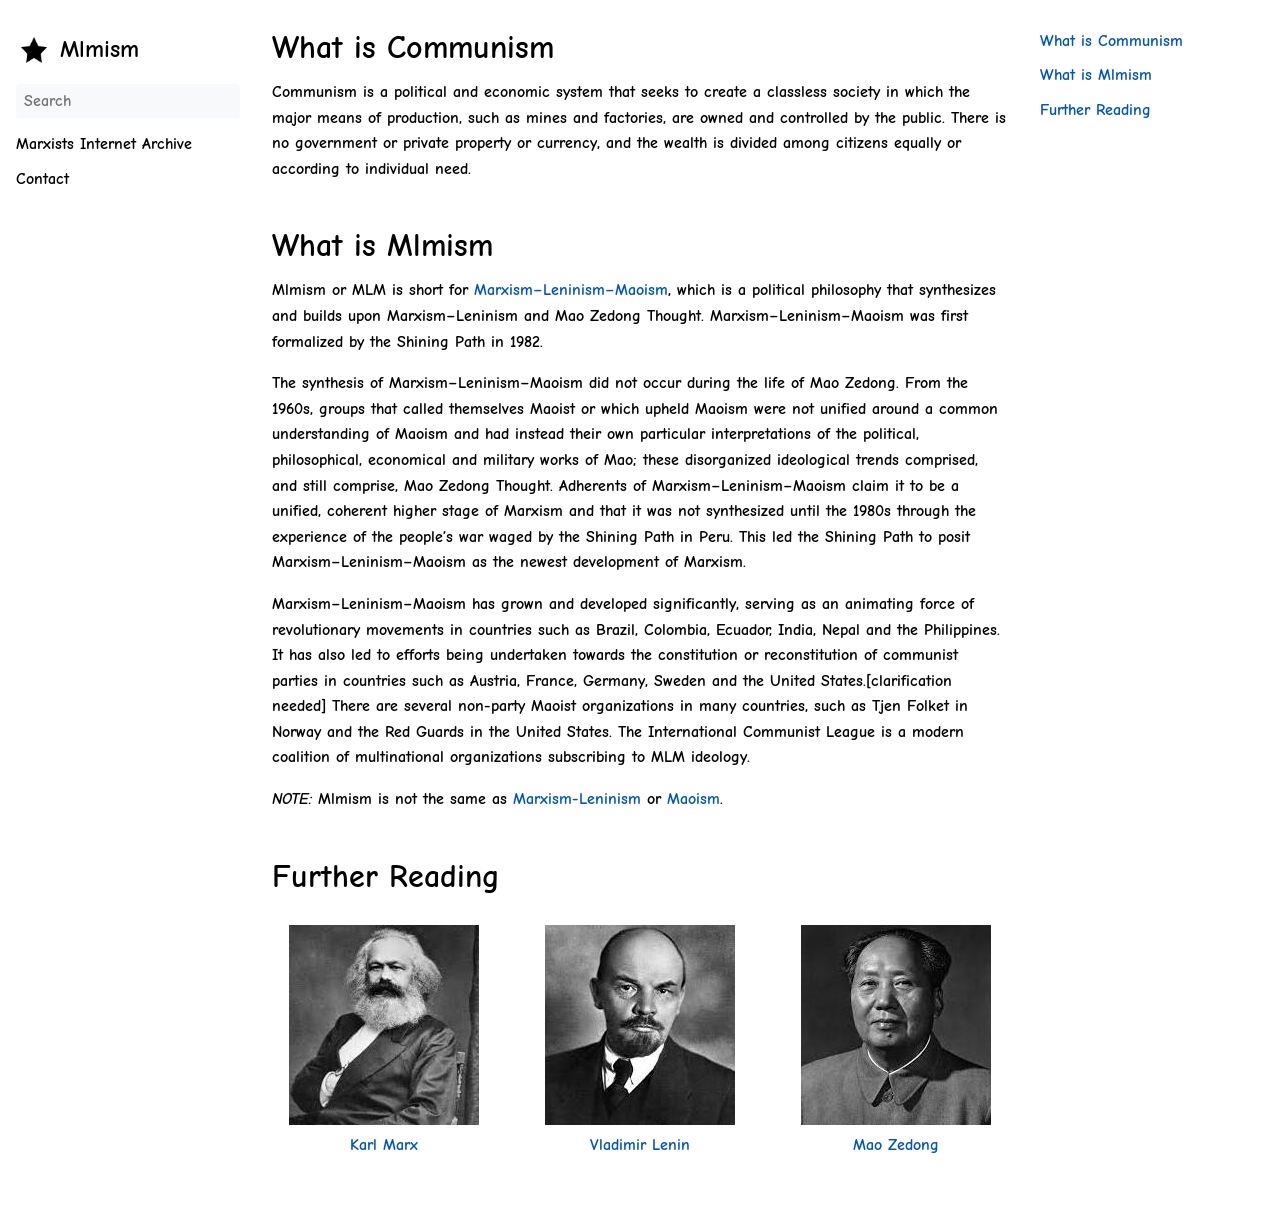
<file: index.html>
<!DOCTYPE html>
<html lang="en" dir="ltr">
<head>
	<meta name="generator" content="Hugo 0.135.0">
  <meta charset="UTF-8">
<meta name="viewport" content="width=device-width, initial-scale=1.0">
<meta name="description" content="
  What is Communism
  #

Communism is a political and economic system that seeks to create a classless society in which the major means of production,
such as mines and factories, are owned and controlled by the public. There is no government or private property or currency,
and the wealth is divided among citizens equally or according to individual need.

  What is Mlmism
  #

Mlmism or MLM is short for Marxism–Leninism–Maoism,
which is a political philosophy that synthesizes and builds upon Marxism–Leninism and Mao Zedong Thought.
Marxism–Leninism–Maoism was first formalized by the Shining Path in 1982.">
<meta name="theme-color" media="(prefers-color-scheme: light)" content="#ffffff">
<meta name="theme-color" media="(prefers-color-scheme: dark)" content="#343a40">
<meta name="color-scheme" content="light dark"><meta property="og:url" content="https://mlmism.com/">
  <meta property="og:site_name" content="Mlmism">
  <meta property="og:title" content="Men Make Their Own history">
  <meta property="og:description" content=" What is Communism # Communism is a political and economic system that seeks to create a classless society in which the major means of production, such as mines and factories, are owned and controlled by the public. There is no government or private property or currency, and the wealth is divided among citizens equally or according to individual need.
What is Mlmism # Mlmism or MLM is short for Marxism–Leninism–Maoism, which is a political philosophy that synthesizes and builds upon Marxism–Leninism and Mao Zedong Thought. Marxism–Leninism–Maoism was first formalized by the Shining Path in 1982.">
  <meta property="og:locale" content="en">
  <meta property="og:type" content="website">
<title>Men Make Their Own history | Mlmism</title>
<link rel="icon" href="/favicon.png" >
<link rel="manifest" href="/manifest.json">
<link rel="canonical" href="https://mlmism.com/">
<link rel="stylesheet" href="/book.min.78247a079715a032c7605a2d3bd6d435b08b012f43f33009d5d5d189aef3997a.css" integrity="sha256-eCR6B5cVoDLHYFotO9bUNbCLAS9D8zAJ1dXRia7zmXo=" crossorigin="anonymous">
  <script defer src="/fuse.min.js"></script>
  <script defer src="/en.search.min.2b6333591953211fc501497937cbcdc6fcf29ad8ccca8f8e9dfa3e18bbb5848a.js" integrity="sha256-K2MzWRlTIR/FAUl5N8vNxvzymtjMyo&#43;Onfo&#43;GLu1hIo=" crossorigin="anonymous"></script>
<link rel="alternate" type="application/rss+xml" href="https://mlmism.com/index.xml" title="Mlmism" />
<!--
Made with Book Theme
https://github.com/alex-shpak/hugo-book
-->
  
</head>
<body dir="ltr">
  <input type="checkbox" class="hidden toggle" id="menu-control" />
  <input type="checkbox" class="hidden toggle" id="toc-control" />
  <main class="container flex">
    <aside class="book-menu">
      <div class="book-menu-content">
        
  <nav>
<h2 class="book-brand">
  <a class="flex align-center" href="/"><img src="/logo.png" alt="Logo" class="book-icon" /><span>Mlmism</span>
  </a>
</h2>


<div class="book-search hidden">
  <input type="text" id="book-search-input" placeholder="Search" aria-label="Search" maxlength="64" data-hotkeys="s/" />
  <div class="book-search-spinner hidden"></div>
  <ul id="book-search-results"></ul>
</div>
<script>document.querySelector(".book-search").classList.remove("hidden")</script>























  
<ul>
  
  <li>
    <a href="https://www.marxists.org/"  target="_blank" rel="noopener">
        Marxists Internet Archive
      </a>
  </li>
  
  <li>
    <a href="https://github.com/pippet/pippet.github.io/issues/new"  target="_blank" rel="noopener">
        Contact
      </a>
  </li>
  
</ul>






</nav>




  <script>(function(){var e=document.querySelector("aside .book-menu-content");addEventListener("beforeunload",function(){localStorage.setItem("menu.scrollTop",e.scrollTop)}),e.scrollTop=localStorage.getItem("menu.scrollTop")})()</script>


 
      </div>
    </aside>

    <div class="book-page">
      <header class="book-header">
        
  <div class="flex align-center justify-between">
  <label for="menu-control">
    <img src="/svg/menu.svg" class="book-icon" alt="Menu" />
  </label>

  <strong>Men Make Their Own history</strong>

  <label for="toc-control">
    
    <img src="/svg/toc.svg" class="book-icon" alt="Table of Contents" />
    
  </label>
</div>


  
  <aside class="hidden clearfix">
    
  
<nav id="TableOfContents">
  <ul>
    <li><a href="#what-is-communism">What is Communism</a></li>
    <li><a href="#what-is-mlmism">What is Mlmism</a></li>
    <li><a href="#further-reading">Further Reading</a></li>
  </ul>
</nav>



  </aside>
  
 
      </header>

      
      
  <article class="markdown book-article"><h1 id="what-is-communism">
  What is Communism
  <a class="anchor" href="#what-is-communism">#</a>
</h1>
<p>Communism is a political and economic system that seeks to create a classless society in which the major means of production,
such as mines and factories, are owned and controlled by the public. There is no government or private property or currency,
and the wealth is divided among citizens equally or according to individual need.</p>
<h1 id="what-is-mlmism">
  What is Mlmism
  <a class="anchor" href="#what-is-mlmism">#</a>
</h1>
<p>Mlmism or MLM is short for <a href="https://en.wikipedia.org/wiki/Marxism%E2%80%93Leninism%E2%80%93Maoism">Marxism–Leninism–Maoism</a>,
which is a political philosophy that synthesizes and builds upon Marxism–Leninism and Mao Zedong Thought.
Marxism–Leninism–Maoism was first formalized by the Shining Path in 1982.</p>
<p>The synthesis of Marxism–Leninism–Maoism did not occur during the life of Mao Zedong. From the 1960s, groups that called
themselves Maoist or which upheld Maoism were not unified around a common understanding of Maoism and had instead their
own particular interpretations of the political, philosophical, economical and military works of Mao; these disorganized
ideological trends comprised, and still comprise, Mao Zedong Thought. Adherents of Marxism–Leninism–Maoism claim it to be
a unified, coherent higher stage of Marxism and that it was not synthesized until the 1980s through the experience of the
people&rsquo;s war waged by the Shining Path in Peru. This led the Shining Path to posit Marxism–Leninism–Maoism as the newest
development of Marxism.</p>
<p>Marxism–Leninism–Maoism has grown and developed significantly, serving as an animating force of revolutionary movements in
countries such as Brazil, Colombia, Ecuador, India, Nepal and the Philippines. It has also led to efforts being undertaken
towards the constitution or reconstitution of communist parties in countries such as Austria, France, Germany, Sweden and
the United States.[clarification needed] There are several non-party Maoist organizations in many countries, such as Tjen
Folket in Norway and the Red Guards in the United States. The International Communist League is a modern coalition of
multinational organizations subscribing to MLM ideology.</p>
<p><em><strong>NOTE:</strong></em>
Mlmism is not the same as <a href="https://en.wikipedia.org/wiki/Marxism%E2%80%93Leninism">Marxism-Leninism</a> or <a href="https://en.wikipedia.org/wiki/Maoism">Maoism</a>.</p>
<h1 id="further-reading">
  Further Reading
  <a class="anchor" href="#further-reading">#</a>
</h1>
<div align="center">
<div class="book-columns flex flex-wrap">
  <div class="flex-even markdown-inner">
<p><img src="./img/Karl_Marx.png#pic_center" alt="Karl Marx" title="Karl Marx"/><br>
<a href="https://en.wikipedia.org/wiki/Karl_Marx">Karl Marx</a></p>
  </div>
  <div class="flex-even markdown-inner">
<p><img src="./img/Vladimir_Lenin.png#pic_center" alt="Vladimir Lenin" title="Vladimir Lenin"/><br>
<a href="https://en.wikipedia.org/wiki/Vladimir_Lenin">Vladimir Lenin</a></p>
  </div>
  <div class="flex-even markdown-inner">
<p><img src="./img/Mao_Zedong.png#pic_center" alt="Mao Zedong" title="Mao Zedong"/><br>
<a href="https://en.wikipedia.org/wiki/Mao_Zedong">Mao Zedong</a></p>
  </div>
</div>
</div>
</article>
 
      

      <footer class="book-footer">
        
  <div class="flex flex-wrap justify-between">





</div>



  <script>(function(){function e(e){const t=window.getSelection(),n=document.createRange();n.selectNodeContents(e),t.removeAllRanges(),t.addRange(n)}document.querySelectorAll("pre code").forEach(t=>{t.addEventListener("click",function(){if(window.getSelection().toString())return;e(t.parentElement),navigator.clipboard&&navigator.clipboard.writeText(t.parentElement.textContent)})})})()</script>


 
        
      </footer>

      
  
 

      <label for="menu-control" class="hidden book-menu-overlay"></label>
    </div>

    
    <aside class="book-toc">
      <div class="book-toc-content">
        
  
<nav id="TableOfContents">
  <ul>
    <li><a href="#what-is-communism">What is Communism</a></li>
    <li><a href="#what-is-mlmism">What is Mlmism</a></li>
    <li><a href="#further-reading">Further Reading</a></li>
  </ul>
</nav>


 
      </div>
    </aside>
    
  </main>

  
</body>
</html>
</file>
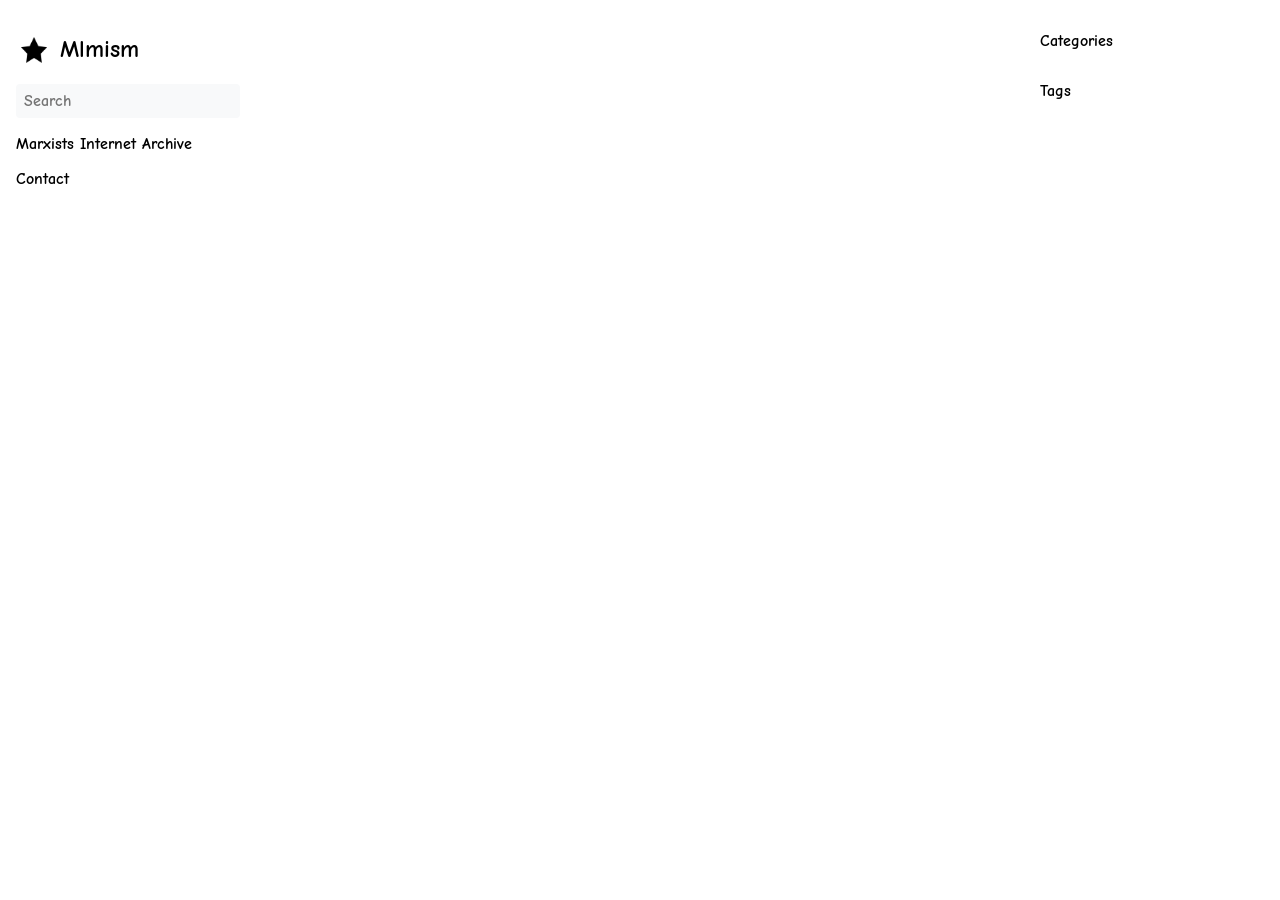
<file: categories/index.html>
<!DOCTYPE html>
<html lang="en" dir="ltr">
<head>
  <meta charset="UTF-8">
<meta name="viewport" content="width=device-width, initial-scale=1.0">
<meta name="description" content="">
<meta name="theme-color" media="(prefers-color-scheme: light)" content="#ffffff">
<meta name="theme-color" media="(prefers-color-scheme: dark)" content="#343a40">
<meta name="color-scheme" content="light dark"><meta property="og:url" content="https://mlmism.com/categories/">
  <meta property="og:site_name" content="Mlmism">
  <meta property="og:title" content="Categories">
  <meta property="og:locale" content="en">
  <meta property="og:type" content="website">
<title>Categories | Mlmism</title>
<link rel="icon" href="/favicon.png" >
<link rel="manifest" href="/manifest.json">
<link rel="canonical" href="https://mlmism.com/categories/">
<link rel="stylesheet" href="/book.min.78247a079715a032c7605a2d3bd6d435b08b012f43f33009d5d5d189aef3997a.css" integrity="sha256-eCR6B5cVoDLHYFotO9bUNbCLAS9D8zAJ1dXRia7zmXo=" crossorigin="anonymous">
  <script defer src="/fuse.min.js"></script>
  <script defer src="/en.search.min.2b6333591953211fc501497937cbcdc6fcf29ad8ccca8f8e9dfa3e18bbb5848a.js" integrity="sha256-K2MzWRlTIR/FAUl5N8vNxvzymtjMyo&#43;Onfo&#43;GLu1hIo=" crossorigin="anonymous"></script>
<link rel="alternate" type="application/rss+xml" href="https://mlmism.com/categories/index.xml" title="Mlmism" />
<!--
Made with Book Theme
https://github.com/alex-shpak/hugo-book
-->
  
</head>
<body dir="ltr">
  <input type="checkbox" class="hidden toggle" id="menu-control" />
  <input type="checkbox" class="hidden toggle" id="toc-control" />
  <main class="container flex">
    <aside class="book-menu">
      <div class="book-menu-content">
        
  <nav>
<h2 class="book-brand">
  <a class="flex align-center" href="/"><img src="/logo.png" alt="Logo" class="book-icon" /><span>Mlmism</span>
  </a>
</h2>


<div class="book-search hidden">
  <input type="text" id="book-search-input" placeholder="Search" aria-label="Search" maxlength="64" data-hotkeys="s/" />
  <div class="book-search-spinner hidden"></div>
  <ul id="book-search-results"></ul>
</div>
<script>document.querySelector(".book-search").classList.remove("hidden")</script>























  
<ul>
  
  <li>
    <a href="https://www.marxists.org/"  target="_blank" rel="noopener">
        Marxists Internet Archive
      </a>
  </li>
  
  <li>
    <a href="https://github.com/pippet/pippet.github.io/issues/new"  target="_blank" rel="noopener">
        Contact
      </a>
  </li>
  
</ul>






</nav>




  <script>(function(){var e=document.querySelector("aside .book-menu-content");addEventListener("beforeunload",function(){localStorage.setItem("menu.scrollTop",e.scrollTop)}),e.scrollTop=localStorage.getItem("menu.scrollTop")})()</script>


 
      </div>
    </aside>

    <div class="book-page">
      <header class="book-header">
        
  <div class="flex align-center justify-between">
  <label for="menu-control">
    <img src="/svg/menu.svg" class="book-icon" alt="Menu" />
  </label>

  <strong>Categories</strong>

  <label for="toc-control">
    
    <img src="/svg/toc.svg" class="book-icon" alt="Table of Contents" />
    
  </label>
</div>


  
  <aside class="hidden clearfix">
    
  <nav>
  <ul>
  
    
    <li class="book-section-flat">
      <strong>Categories</strong>
      <ul>
      
      </ul>
    </li>
    
  
    
    <li class="book-section-flat">
      <strong>Tags</strong>
      <ul>
      
      </ul>
    </li>
    
  
  </ul>
</nav>


  </aside>
  
 
      </header>

      
      
  

  
 
      

      <footer class="book-footer">
        
  <div class="flex flex-wrap justify-between">





</div>



  <script>(function(){function e(e){const t=window.getSelection(),n=document.createRange();n.selectNodeContents(e),t.removeAllRanges(),t.addRange(n)}document.querySelectorAll("pre code").forEach(t=>{t.addEventListener("click",function(){if(window.getSelection().toString())return;e(t.parentElement),navigator.clipboard&&navigator.clipboard.writeText(t.parentElement.textContent)})})})()</script>


 
        
      </footer>

      
  
 

      <label for="menu-control" class="hidden book-menu-overlay"></label>
    </div>

    
    <aside class="book-toc">
      <div class="book-toc-content">
        
  <nav>
  <ul>
  
    
    <li class="book-section-flat">
      <strong>Categories</strong>
      <ul>
      
      </ul>
    </li>
    
  
    
    <li class="book-section-flat">
      <strong>Tags</strong>
      <ul>
      
      </ul>
    </li>
    
  
  </ul>
</nav>

 
      </div>
    </aside>
    
  </main>

  
</body>
</html>
</file>
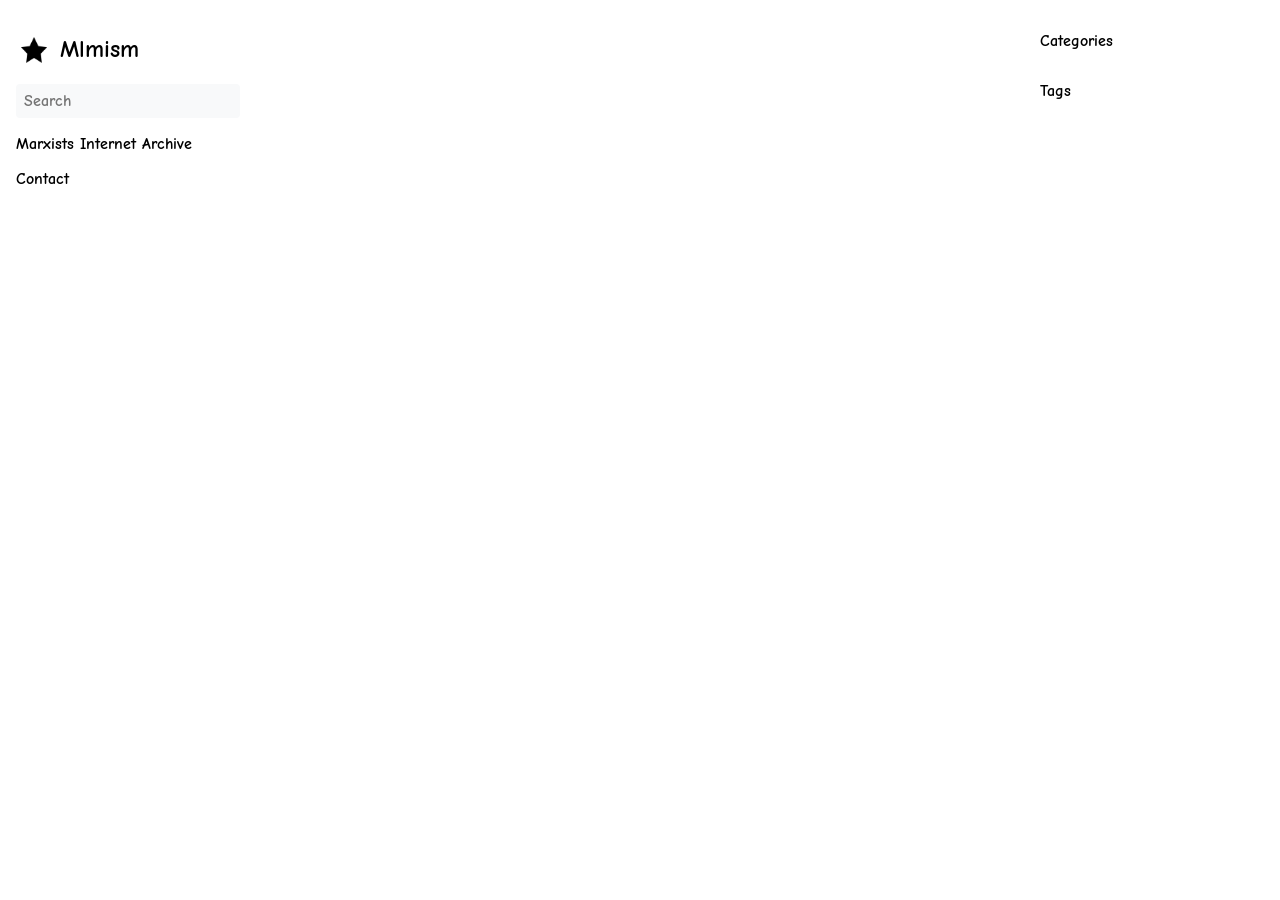
<file: tags/index.html>
<!DOCTYPE html>
<html lang="en" dir="ltr">
<head>
  <meta charset="UTF-8">
<meta name="viewport" content="width=device-width, initial-scale=1.0">
<meta name="description" content="">
<meta name="theme-color" media="(prefers-color-scheme: light)" content="#ffffff">
<meta name="theme-color" media="(prefers-color-scheme: dark)" content="#343a40">
<meta name="color-scheme" content="light dark"><meta property="og:url" content="https://mlmism.com/tags/">
  <meta property="og:site_name" content="Mlmism">
  <meta property="og:title" content="Tags">
  <meta property="og:locale" content="en">
  <meta property="og:type" content="website">
<title>Tags | Mlmism</title>
<link rel="icon" href="/favicon.png" >
<link rel="manifest" href="/manifest.json">
<link rel="canonical" href="https://mlmism.com/tags/">
<link rel="stylesheet" href="/book.min.78247a079715a032c7605a2d3bd6d435b08b012f43f33009d5d5d189aef3997a.css" integrity="sha256-eCR6B5cVoDLHYFotO9bUNbCLAS9D8zAJ1dXRia7zmXo=" crossorigin="anonymous">
  <script defer src="/fuse.min.js"></script>
  <script defer src="/en.search.min.2b6333591953211fc501497937cbcdc6fcf29ad8ccca8f8e9dfa3e18bbb5848a.js" integrity="sha256-K2MzWRlTIR/FAUl5N8vNxvzymtjMyo&#43;Onfo&#43;GLu1hIo=" crossorigin="anonymous"></script>
<link rel="alternate" type="application/rss+xml" href="https://mlmism.com/tags/index.xml" title="Mlmism" />
<!--
Made with Book Theme
https://github.com/alex-shpak/hugo-book
-->
  
</head>
<body dir="ltr">
  <input type="checkbox" class="hidden toggle" id="menu-control" />
  <input type="checkbox" class="hidden toggle" id="toc-control" />
  <main class="container flex">
    <aside class="book-menu">
      <div class="book-menu-content">
        
  <nav>
<h2 class="book-brand">
  <a class="flex align-center" href="/"><img src="/logo.png" alt="Logo" class="book-icon" /><span>Mlmism</span>
  </a>
</h2>


<div class="book-search hidden">
  <input type="text" id="book-search-input" placeholder="Search" aria-label="Search" maxlength="64" data-hotkeys="s/" />
  <div class="book-search-spinner hidden"></div>
  <ul id="book-search-results"></ul>
</div>
<script>document.querySelector(".book-search").classList.remove("hidden")</script>























  
<ul>
  
  <li>
    <a href="https://www.marxists.org/"  target="_blank" rel="noopener">
        Marxists Internet Archive
      </a>
  </li>
  
  <li>
    <a href="https://github.com/pippet/pippet.github.io/issues/new"  target="_blank" rel="noopener">
        Contact
      </a>
  </li>
  
</ul>






</nav>




  <script>(function(){var e=document.querySelector("aside .book-menu-content");addEventListener("beforeunload",function(){localStorage.setItem("menu.scrollTop",e.scrollTop)}),e.scrollTop=localStorage.getItem("menu.scrollTop")})()</script>


 
      </div>
    </aside>

    <div class="book-page">
      <header class="book-header">
        
  <div class="flex align-center justify-between">
  <label for="menu-control">
    <img src="/svg/menu.svg" class="book-icon" alt="Menu" />
  </label>

  <strong>Tags</strong>

  <label for="toc-control">
    
    <img src="/svg/toc.svg" class="book-icon" alt="Table of Contents" />
    
  </label>
</div>


  
  <aside class="hidden clearfix">
    
  <nav>
  <ul>
  
    
    <li class="book-section-flat">
      <strong>Categories</strong>
      <ul>
      
      </ul>
    </li>
    
  
    
    <li class="book-section-flat">
      <strong>Tags</strong>
      <ul>
      
      </ul>
    </li>
    
  
  </ul>
</nav>


  </aside>
  
 
      </header>

      
      
  

  
 
      

      <footer class="book-footer">
        
  <div class="flex flex-wrap justify-between">





</div>



  <script>(function(){function e(e){const t=window.getSelection(),n=document.createRange();n.selectNodeContents(e),t.removeAllRanges(),t.addRange(n)}document.querySelectorAll("pre code").forEach(t=>{t.addEventListener("click",function(){if(window.getSelection().toString())return;e(t.parentElement),navigator.clipboard&&navigator.clipboard.writeText(t.parentElement.textContent)})})})()</script>


 
        
      </footer>

      
  
 

      <label for="menu-control" class="hidden book-menu-overlay"></label>
    </div>

    
    <aside class="book-toc">
      <div class="book-toc-content">
        
  <nav>
  <ul>
  
    
    <li class="book-section-flat">
      <strong>Categories</strong>
      <ul>
      
      </ul>
    </li>
    
  
    
    <li class="book-section-flat">
      <strong>Tags</strong>
      <ul>
      
      </ul>
    </li>
    
  
  </ul>
</nav>

 
      </div>
    </aside>
    
  </main>

  
</body>
</html>
</file>
<file: book.min.78247a079715a032c7605a2d3bd6d435b08b012f43f33009d5d5d189aef3997a.css>
@charset "UTF-8";:root{--gray-100:#f8f9fa;--gray-200:#e9ecef;--gray-500:#adb5bd;--color-link:#0055bb;--color-visited-link:#8440f1;--body-background:white;--body-font-color:black;--icon-filter:none;--hint-color-info:#6bf;--hint-color-warning:#fd6;--hint-color-danger:#f66}@media(prefers-color-scheme:dark){:root{--gray-100:rgba(255, 255, 255, 0.1);--gray-200:rgba(255, 255, 255, 0.2);--gray-500:rgba(255, 255, 255, 0.5);--color-link:#84b2ff;--color-visited-link:#b88dff;--body-background:#343a40;--body-font-color:#e9ecef;--icon-filter:brightness(0) invert(1);--hint-color-info:#6bf;--hint-color-warning:#fd6;--hint-color-danger:#f66}}/*!normalize.css v8.0.1 | MIT License | github.com/necolas/normalize.css*/html{line-height:1.15;-webkit-text-size-adjust:100%}body{margin:0}main{display:block}h1{font-size:2em;margin:.67em 0}hr{box-sizing:content-box;height:0;overflow:visible}pre{font-family:monospace,monospace;font-size:1em}a{background-color:transparent}abbr[title]{border-bottom:none;text-decoration:underline;text-decoration:underline dotted}b,strong{font-weight:bolder}code,kbd,samp{font-family:monospace,monospace;font-size:1em}small{font-size:80%}sub,sup{font-size:75%;line-height:0;position:relative;vertical-align:baseline}sub{bottom:-.25em}sup{top:-.5em}img{border-style:none}button,input,optgroup,select,textarea{font-family:inherit;font-size:100%;line-height:1.15;margin:0}button,input{overflow:visible}button,select{text-transform:none}button,[type=button],[type=reset],[type=submit]{-webkit-appearance:button}button::-moz-focus-inner,[type=button]::-moz-focus-inner,[type=reset]::-moz-focus-inner,[type=submit]::-moz-focus-inner{border-style:none;padding:0}button:-moz-focusring,[type=button]:-moz-focusring,[type=reset]:-moz-focusring,[type=submit]:-moz-focusring{outline:1px dotted ButtonText}fieldset{padding:.35em .75em .625em}legend{box-sizing:border-box;color:inherit;display:table;max-width:100%;padding:0;white-space:normal}progress{vertical-align:baseline}textarea{overflow:auto}[type=checkbox],[type=radio]{box-sizing:border-box;padding:0}[type=number]::-webkit-inner-spin-button,[type=number]::-webkit-outer-spin-button{height:auto}[type=search]{-webkit-appearance:textfield;outline-offset:-2px}[type=search]::-webkit-search-decoration{-webkit-appearance:none}::-webkit-file-upload-button{-webkit-appearance:button;font:inherit}details{display:block}summary{display:list-item}template{display:none}[hidden]{display:none}.flex{display:flex}.flex-auto{flex:auto}.flex-even{flex:1 1}.flex-wrap{flex-wrap:wrap}.justify-start{justify-content:flex-start}.justify-end{justify-content:flex-end}.justify-center{justify-content:center}.justify-between{justify-content:space-between}.align-center{align-items:center}.mx-auto{margin:0 auto}.text-center{text-align:center}.text-left{text-align:left}.text-right{text-align:right}.text-small{font-size:.875em}.hidden{display:none}input.toggle{height:0;width:0;overflow:hidden;opacity:0;position:absolute}.clearfix::after{content:"";display:table;clear:both}html{font-size:16px;scroll-behavior:smooth;touch-action:manipulation}body{min-width:20rem;color:var(--body-font-color);background:var(--body-background);font-weight:400;text-rendering:optimizeLegibility;-webkit-font-smoothing:antialiased;-moz-osx-font-smoothing:grayscale;box-sizing:border-box}body *{box-sizing:inherit}h1,h2,h3,h4,h5{font-weight:400}a{text-decoration:none;color:var(--color-link)}img{vertical-align:baseline}:focus{outline-style:auto;outline-color:currentColor;outline-color:-webkit-focus-ring-color}aside nav ul{padding:0;margin:0;list-style:none}aside nav ul li{margin:1em 0;position:relative}aside nav ul a{display:block}aside nav ul a:hover{opacity:.5}aside nav ul ul{padding-inline-start:1rem}ul.pagination{display:flex;justify-content:center;list-style-type:none;padding-inline-start:0}ul.pagination .page-item a{padding:1rem}.container{max-width:80rem;margin:0 auto}.book-icon{filter:var(--icon-filter)}a .book-icon{height:1em;width:1em;margin-inline-end:.5em}.book-brand{margin-top:0;margin-bottom:1rem}.book-brand img{height:1.5em;width:1.5em;margin-inline-end:.5rem}.book-menu{flex:0 0 16rem;font-size:16px}.book-menu .book-menu-content{width:16rem;padding:1rem;background:var(--body-background);position:fixed;top:0;bottom:0;overflow-x:hidden;overflow-y:auto}.book-menu a,.book-menu label{color:inherit;cursor:pointer;word-wrap:break-word}.book-menu a.active{color:var(--color-link)}.book-menu input.toggle+label+ul{display:none}.book-menu input.toggle:checked+label+ul{display:block}.book-menu input.toggle+label::after{content:"▸"}.book-menu input.toggle:checked+label::after{content:"▾"}body[dir=rtl] .book-menu input.toggle+label::after{content:"◂"}body[dir=rtl] .book-menu input.toggle:checked+label::after{content:"▾"}.book-section-flat{margin:2rem 0}.book-section-flat>a,.book-section-flat>span,.book-section-flat>label{font-weight:bolder}.book-section-flat>ul{padding-inline-start:0}.book-page{min-width:20rem;flex-grow:1;padding:1rem}.book-post{margin-bottom:2rem}.book-post .book-post-date img{height:1em;width:1em;margin-inline-end:.5em}.book-post .book-post-content>:first-child{margin-top:1rem}.book-header{display:none;margin-bottom:1rem}.book-header label{line-height:0}.book-header img.book-icon{height:1.5em;width:1.5em}.book-search{position:relative;margin:1rem 0;border-bottom:1px solid transparent}.book-search input{width:100%;padding:.5rem;border:0;border-radius:.25rem;background:var(--gray-100);color:var(--body-font-color)}.book-search input:required+.book-search-spinner{display:block}.book-search .book-search-spinner{position:absolute;top:0;margin:.5rem;margin-inline-start:calc(100% - 1.5rem);width:1rem;height:1rem;border:1px solid transparent;border-top-color:var(--body-font-color);border-radius:50%;animation:spin 1s ease infinite}@keyframes spin{100%{transform:rotate(360deg)}}.book-search small{opacity:.5}.book-toc{flex:0 0 16rem;font-size:16px}.book-toc .book-toc-content{width:16rem;padding:12px;position:fixed;top:0;bottom:0;overflow-x:hidden;overflow-y:auto}.book-toc img{height:1em;width:1em}.book-toc nav>ul>li:first-child{margin-top:0}.book-footer{padding-top:1rem;font-size:.875rem}.book-comments{margin-top:1rem}.book-languages{margin-block-end:2rem}.book-languages ul{padding-inline-start:1.5em}.book-menu-content,.book-toc-content,.book-page,.book-header aside,.markdown{transition:.2s ease-in-out;transition-property:transform,margin,opacity,visibility;will-change:transform,margin,opacity}@media screen and (max-width:56rem){#menu-control,#toc-control{display:inline}.book-menu{visibility:hidden;margin-inline-start:-16rem;z-index:1}.book-toc{display:none}.book-header{display:block}#menu-control:focus~main label[for=menu-control]{outline-style:auto;outline-color:currentColor;outline-color:-webkit-focus-ring-color}#menu-control:checked~main .book-menu{visibility:initial}#menu-control:checked~main .book-menu .book-menu-content{transform:translateX(16rem);box-shadow:0 0 .5rem rgba(0,0,0,.1)}#menu-control:checked~main .book-page{opacity:.25}#menu-control:checked~main .book-menu-overlay{display:block;position:absolute;top:0;bottom:0;left:0;right:0}#toc-control:focus~main label[for=toc-control]{outline-style:auto;outline-color:currentColor;outline-color:-webkit-focus-ring-color}#toc-control:checked~main .book-header aside{display:block}body[dir=rtl] #menu-control:checked~main .book-menu .book-menu-content{transform:translateX(-16rem)}}@media screen and (min-width:80rem){.book-page,.book-menu .book-menu-content,.book-toc .book-toc-content{padding:2rem 1rem}}@font-face{font-display:swap;font-family:comic neue;font-style:normal;font-weight:700;src:url(../fonts/comic-neue-v8-latin-700.eot);src:url(../fonts/comic-neue-v8-latin-700.eot?#iefix)format("embedded-opentype"),url(../fonts/comic-neue-v8-latin-700.woff2)format("woff2"),url(../fonts/comic-neue-v8-latin-700.woff)format("woff"),url(../fonts/comic-neue-v8-latin-700.ttf)format("truetype"),url(../fonts/comic-neue-v8-latin-700.svg#ComicNeue)format("svg")}@font-face{font-display:swap;font-family:comic neue;font-style:italic;font-weight:700;src:url(../fonts/comic-neue-v8-latin-700italic.eot);src:url(../fonts/comic-neue-v8-latin-700italic.eot?#iefix)format("embedded-opentype"),url(../fonts/comic-neue-v8-latin-700italic.woff2)format("woff2"),url(../fonts/comic-neue-v8-latin-700italic.woff)format("woff"),url(../fonts/comic-neue-v8-latin-700italic.ttf)format("truetype"),url(../fonts/comic-neue-v8-latin-700italic.svg#ComicNeue)format("svg")}body{font-family:comic neue,sans-serif}@media print{.book-menu,.book-footer,.book-toc{display:none}.book-header,.book-header aside{display:block}main{display:block!important}}.markdown{line-height:1.6}.markdown>:first-child{margin-top:0}.markdown h1,.markdown h2,.markdown h3,.markdown h4,.markdown h5,.markdown h6{font-weight:400;line-height:1;margin-top:1.5em;margin-bottom:1rem}.markdown h1 a.anchor,.markdown h2 a.anchor,.markdown h3 a.anchor,.markdown h4 a.anchor,.markdown h5 a.anchor,.markdown h6 a.anchor{opacity:0;font-size:.75em;vertical-align:middle;text-decoration:none}.markdown h1:hover a.anchor,.markdown h1 a.anchor:focus,.markdown h2:hover a.anchor,.markdown h2 a.anchor:focus,.markdown h3:hover a.anchor,.markdown h3 a.anchor:focus,.markdown h4:hover a.anchor,.markdown h4 a.anchor:focus,.markdown h5:hover a.anchor,.markdown h5 a.anchor:focus,.markdown h6:hover a.anchor,.markdown h6 a.anchor:focus{opacity:initial}.markdown h4,.markdown h5,.markdown h6{font-weight:bolder}.markdown h5{font-size:.875em}.markdown h6{font-size:.75em}.markdown b,.markdown optgroup,.markdown strong{font-weight:bolder}.markdown a{text-decoration:none}.markdown a:hover{text-decoration:underline}.markdown a:visited{color:var(--color-visited-link)}.markdown img{max-width:100%;height:auto}.markdown code{direction:ltr;unicode-bidi:embed;padding:0 .25rem;background:var(--gray-200);border-radius:.25rem;font-size:.875em}.markdown pre{direction:ltr;unicode-bidi:embed;padding:1rem;background:var(--gray-100);border-radius:.25rem;overflow-x:auto}.markdown pre code{padding:0;background:0 0}.markdown p{word-wrap:break-word}.markdown blockquote{margin:1rem 0;padding:.5rem 1rem .5rem .75rem;border-inline-start:.25rem solid var(--gray-200);border-radius:.25rem}.markdown blockquote :first-child{margin-top:0}.markdown blockquote :last-child{margin-bottom:0}.markdown table{overflow:auto;display:block;border-spacing:0;border-collapse:collapse;margin-top:1rem;margin-bottom:1rem}.markdown table tr th,.markdown table tr td{padding:.5rem 1rem;border:1px solid var(--gray-200)}.markdown table tr:nth-child(2n){background:var(--gray-100)}.markdown hr{height:1px;border:none;background:var(--gray-200)}.markdown ul,.markdown ol{padding-inline-start:2rem;word-wrap:break-word}.markdown dl dt{font-weight:bolder;margin-top:1rem}.markdown dl dd{margin-inline-start:0;margin-bottom:1rem}.markdown .highlight{direction:ltr;unicode-bidi:embed;border-radius:.25rem;overflow:hidden}.markdown .highlight table tr td pre code>span{display:flex}.markdown .highlight table tr td:nth-child(1) pre{margin:0;padding-inline-end:0}.markdown .highlight table tr td:nth-child(2) pre{margin:0;padding-inline-start:0}.markdown details{padding:1rem;border:1px solid var(--gray-200);border-radius:.25rem}.markdown details summary{line-height:1;padding:1rem;margin:-1rem;cursor:pointer}.markdown details[open] summary{margin-bottom:0}.markdown figure{margin:1rem 0}.markdown figure figcaption p{margin-top:0}.markdown-inner>:first-child{margin-top:0}.markdown-inner>:last-child{margin-bottom:0}.markdown .book-expand{margin-top:1rem;margin-bottom:1rem;border:1px solid var(--gray-200);border-radius:.25rem;overflow:hidden}.markdown .book-expand .book-expand-head{background:var(--gray-100);padding:.5rem 1rem;cursor:pointer}.markdown .book-expand .book-expand-content{display:none;padding:1rem}.markdown .book-expand input[type=checkbox]:checked+.book-expand-content{display:block}.markdown .book-tabs{margin-top:1rem;margin-bottom:1rem;border:1px solid var(--gray-200);border-radius:.25rem;overflow:hidden;display:flex;flex-wrap:wrap}.markdown .book-tabs label{display:inline-block;padding:.5rem 1rem;border-bottom:1px transparent;cursor:pointer}.markdown .book-tabs .book-tabs-content{order:999;width:100%;border-top:1px solid var(--gray-100);padding:1rem;display:none}.markdown .book-tabs input[type=radio]:checked+label{border-bottom:1px solid var(--color-link)}.markdown .book-tabs input[type=radio]:checked+label+.book-tabs-content{display:block}.markdown .book-tabs input[type=radio]:focus+label{outline-style:auto;outline-color:currentColor;outline-color:-webkit-focus-ring-color}.markdown .book-columns{margin-left:-1rem;margin-right:-1rem}.markdown .book-columns>div{margin:1rem 0;min-width:10rem;padding:0 1rem}.markdown a.book-btn{display:inline-block;font-size:.875rem;color:var(--color-link);line-height:2rem;padding:0 1rem;margin:0 .25rem;border:1px solid var(--color-link);border-radius:.25rem;cursor:pointer}.markdown a.book-btn:hover{text-decoration:none}.markdown .book-hint.info{border-color:#6bf;background-color:rgba(102,187,255,.1)}.markdown .book-hint.warning{border-color:#fd6;background-color:rgba(255,221,102,.1)}.markdown .book-hint.danger{border-color:#f66;background-color:rgba(255,102,102,.1)}
</file>
